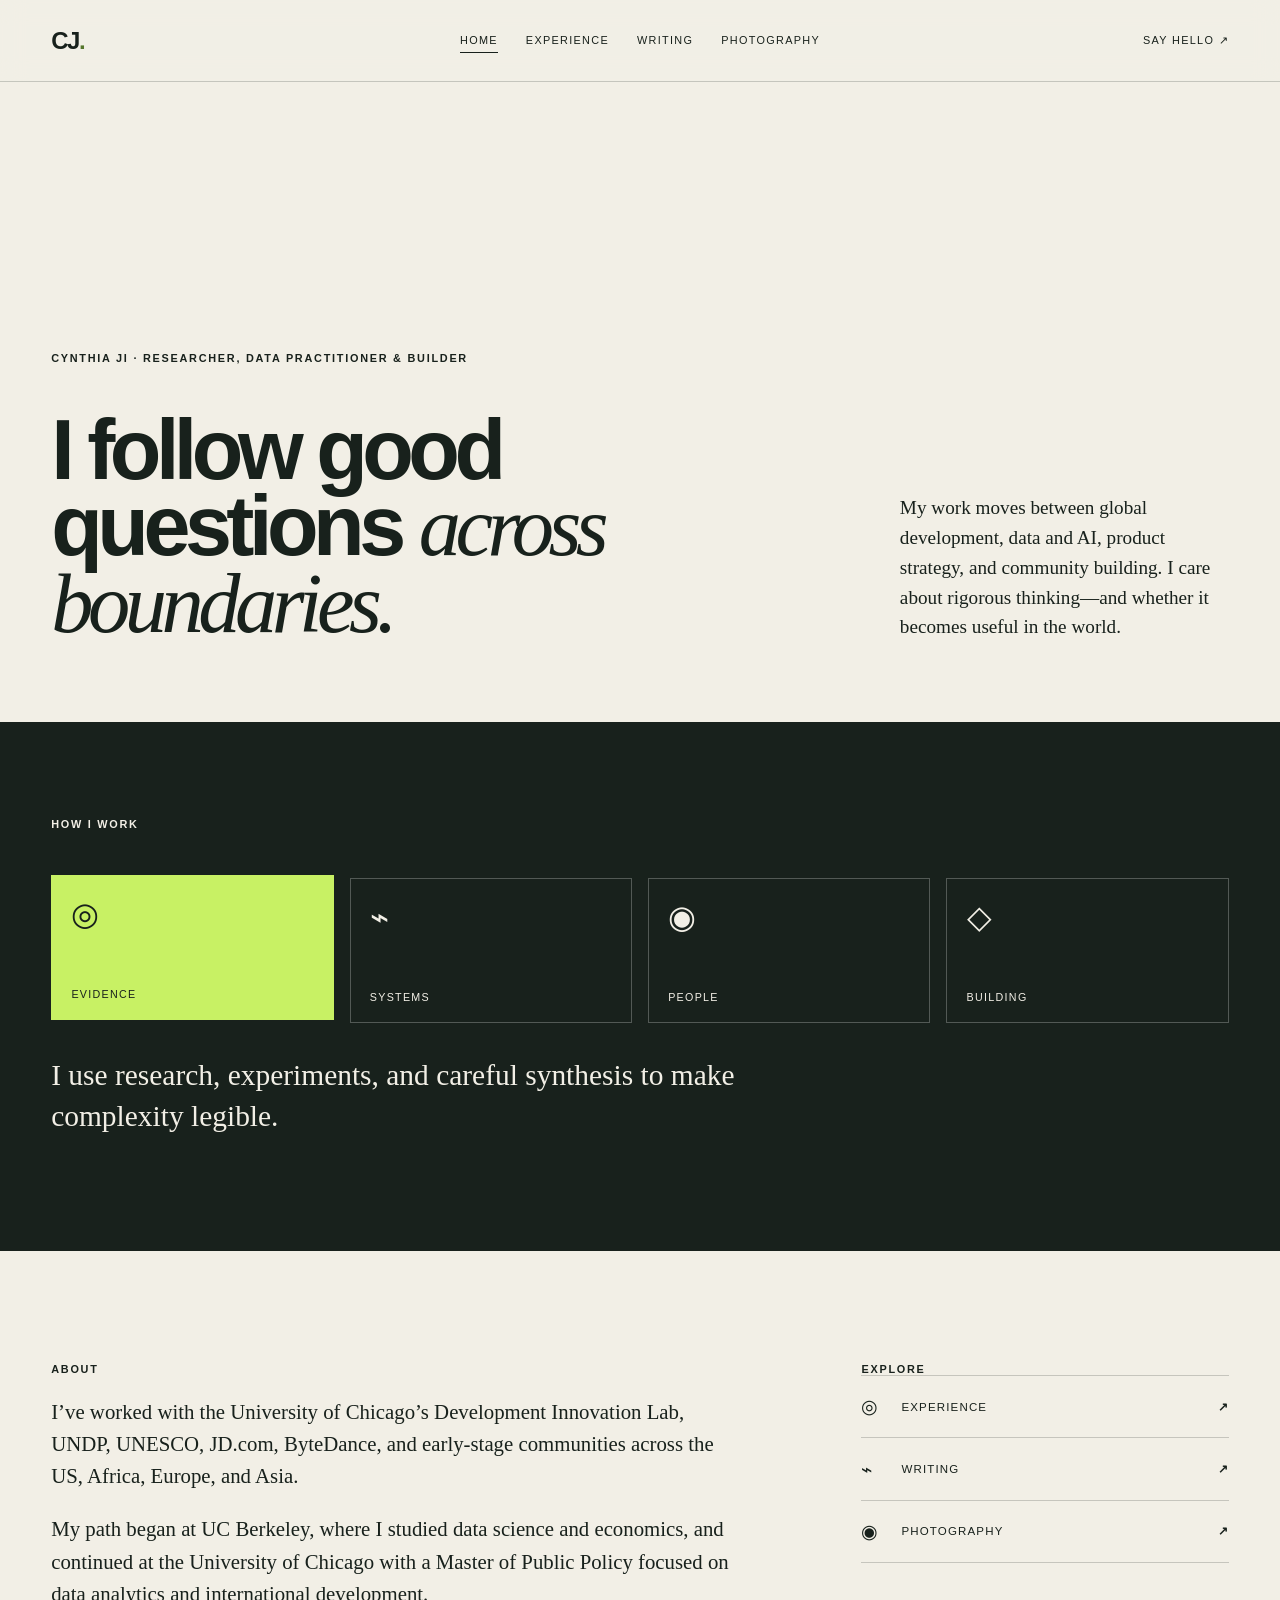
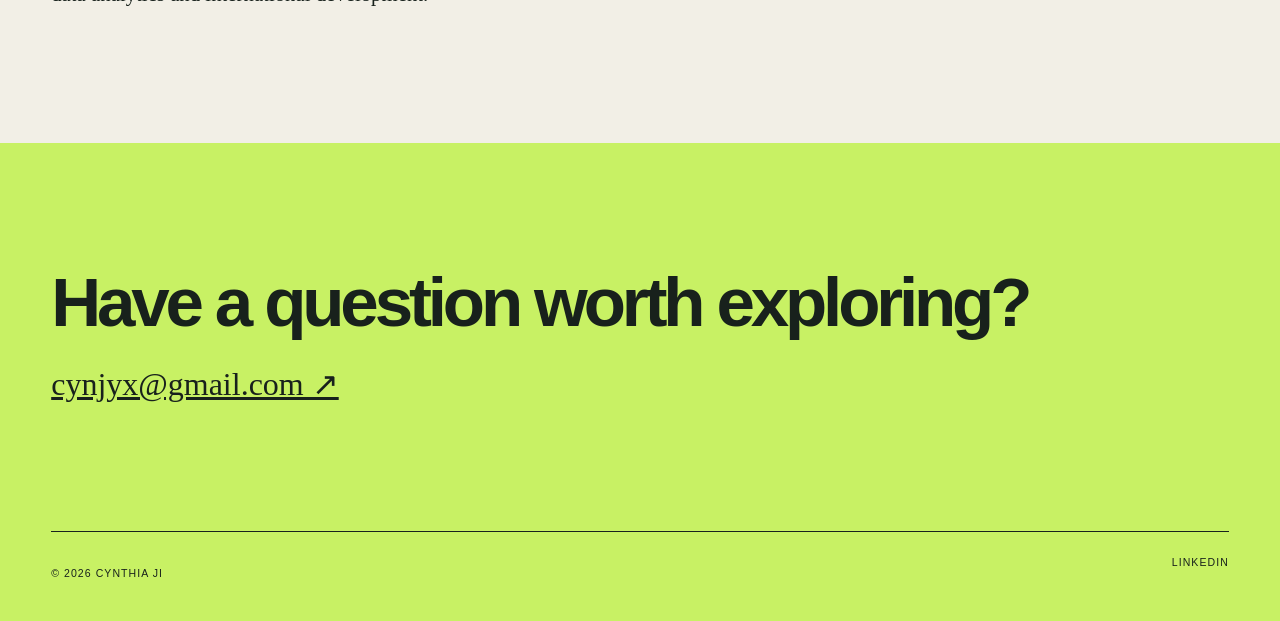
<file: index.html>
<!doctype html><html lang="en"><head><meta charset="utf-8"><meta name="viewport" content="width=device-width,initial-scale=1"><meta name="description" content="Cynthia Ji works across research, data, policy, products, and communities."><title>Cynthia Ji — Home</title><link rel="stylesheet" href="styles.css?v=3"><script src="site.js?v=3" defer></script></head><body>
<header class="siteHeader"><a class="brand" href="index.html">CJ<span>.</span></a><nav aria-label="Primary"><a class="active" href="index.html">Home</a><a href="experience.html">Experience</a><a href="writing.html">Writing</a><a href="photography.html">Photography</a></nav><a class="mail" href="mailto:cynjyx@gmail.com">Say hello ↗</a></header>
<main><section class="compactHero"><div><p class="eyebrow">Cynthia Ji · Researcher, data practitioner &amp; builder</p><h1>I follow good questions <em>across boundaries.</em></h1></div><p class="introCopy">My work moves between global development, data and AI, product strategy, and community building. I care about rigorous thinking—and whether it becomes useful in the world.</p></section>

<section class="practice" id="about"><p class="eyebrow">How I work</p><div class="practiceIcons" role="list">
  <button class="practiceIcon active" data-practice="evidence" role="listitem"><b>◎</b><span>Evidence</span></button>
  <button class="practiceIcon" data-practice="systems" role="listitem"><b>⌁</b><span>Systems</span></button>
  <button class="practiceIcon" data-practice="people" role="listitem"><b>◉</b><span>People</span></button>
  <button class="practiceIcon" data-practice="building" role="listitem"><b>◇</b><span>Building</span></button>
</div><div class="practiceNotes" aria-live="polite"><p class="practiceNote active" id="evidence">I use research, experiments, and careful synthesis to make complexity legible.</p><p class="practiceNote" id="systems">I connect data, institutions, and implementation—not just isolated outputs.</p><p class="practiceNote" id="people">I work across cultures and disciplines, keeping local context close to the analysis.</p><p class="practiceNote" id="building">I like turning insight into something usable: a tool, a program, a decision, or a community.</p></div></section>

<section class="homeProfile"><div class="profileStory"><p class="eyebrow">About</p><p>I’ve worked with the University of Chicago’s Development Innovation Lab, UNDP, UNESCO, JD.com, ByteDance, and early-stage communities across the US, Africa, Europe, and Asia.</p><p>My path began at UC Berkeley, where I studied data science and economics, and continued at the University of Chicago with a Master of Public Policy focused on data analytics and international development.</p></div><aside><p class="eyebrow">Explore</p><a href="experience.html"><span>◎</span>Experience <b>↗</b></a><a href="writing.html"><span>⌁</span>Writing <b>↗</b></a><a href="photography.html"><span>◉</span>Photography <b>↗</b></a></aside></section>


</main><footer><h2>Have a question worth exploring?</h2><a href="mailto:cynjyx@gmail.com">cynjyx@gmail.com ↗</a><div><p>© 2026 Cynthia Ji</p><a href="https://www.linkedin.com/in/cynthia-ji-26b392149/">LinkedIn</a></div></footer></body></html>
</file>
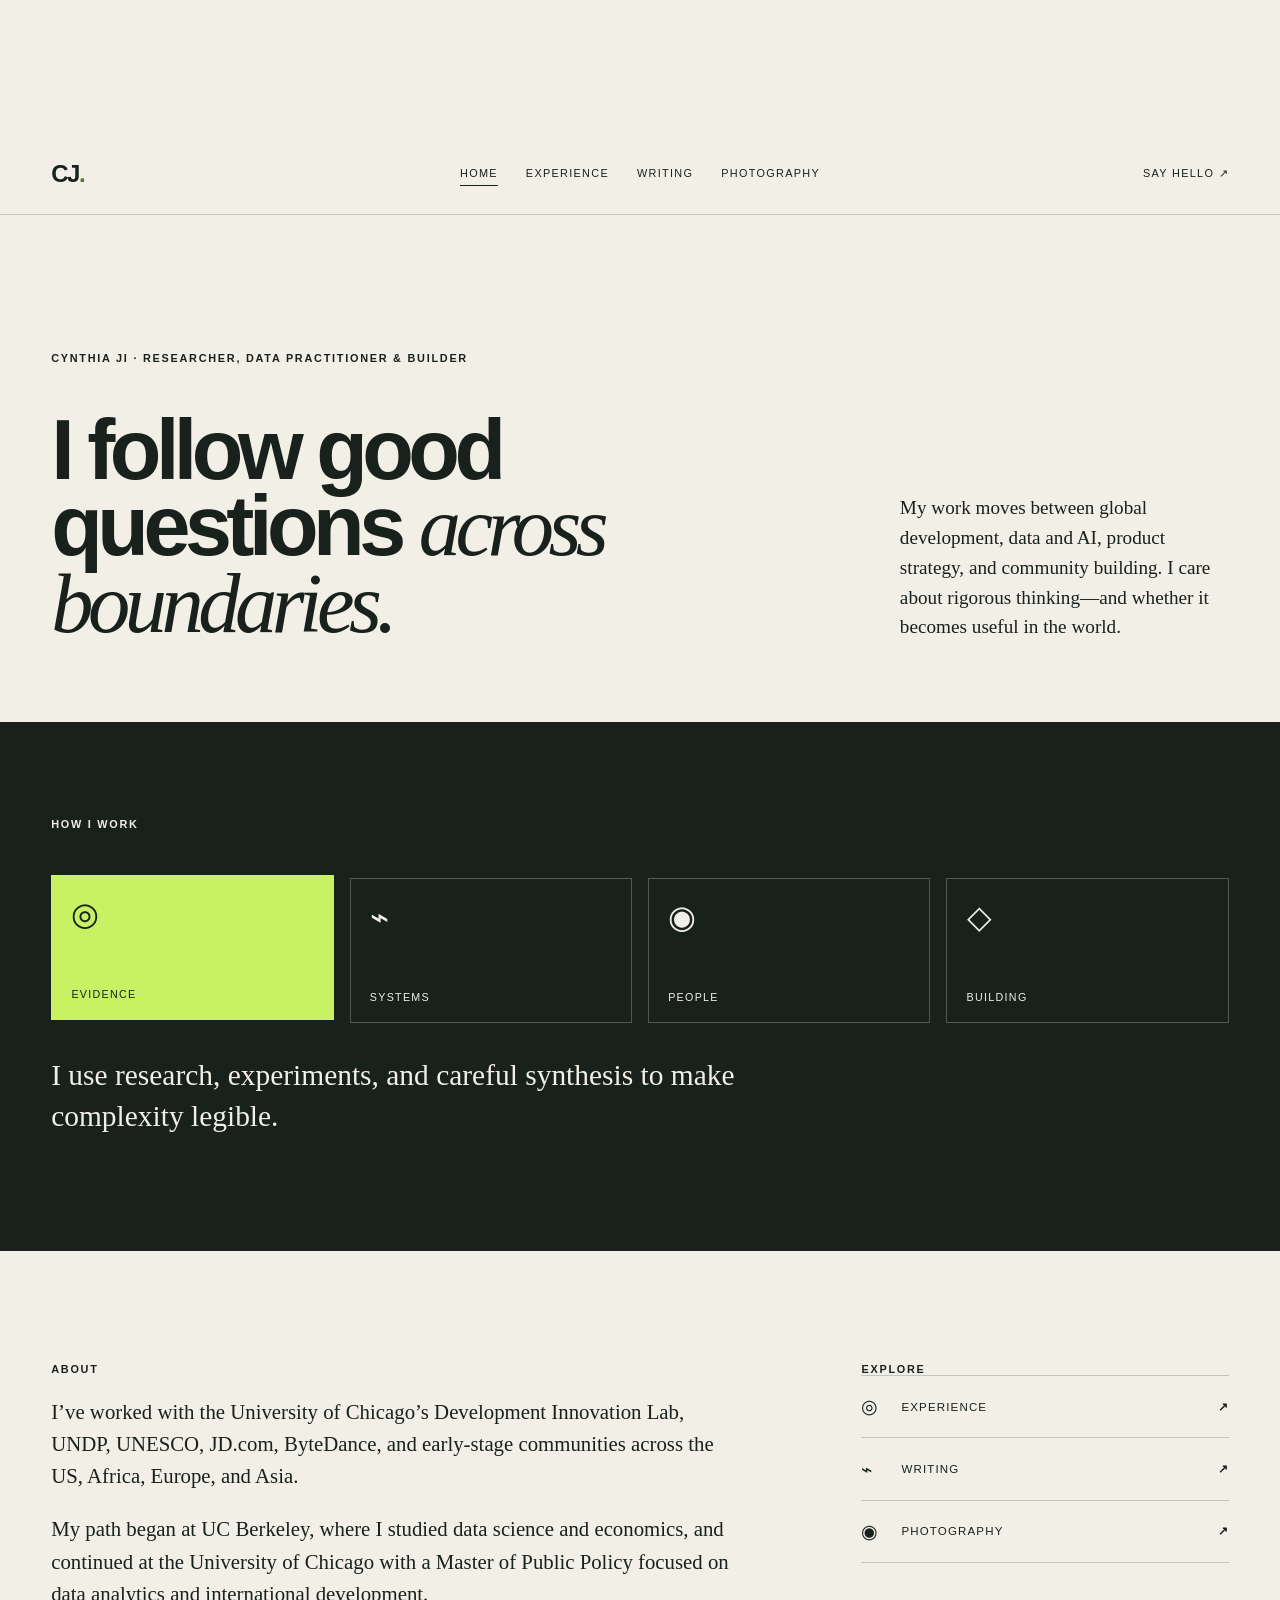
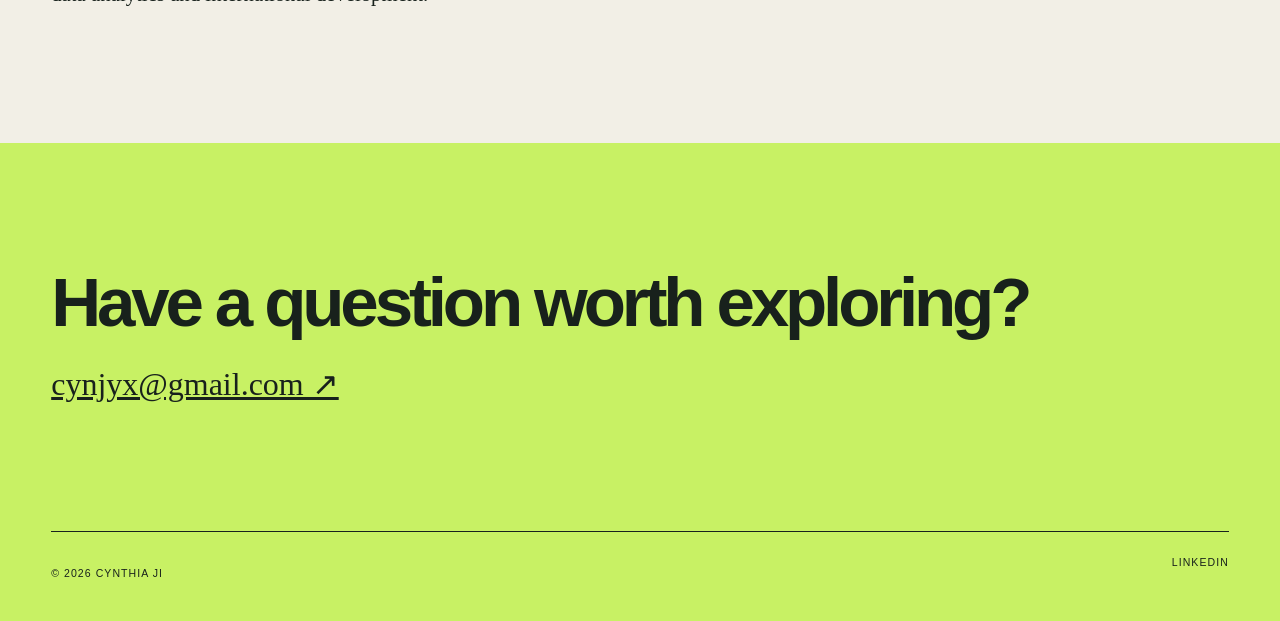
<file: about.html>
<!doctype html><html lang="en"><head><meta charset="utf-8"><meta http-equiv="refresh" content="0; url=index.html#about"><meta name="viewport" content="width=device-width,initial-scale=1"><title>About Cynthia Ji</title><link rel="canonical" href="index.html#about"></head><body><p>About has moved to <a href="index.html#about">the home page</a>.</p></body></html>
</file>
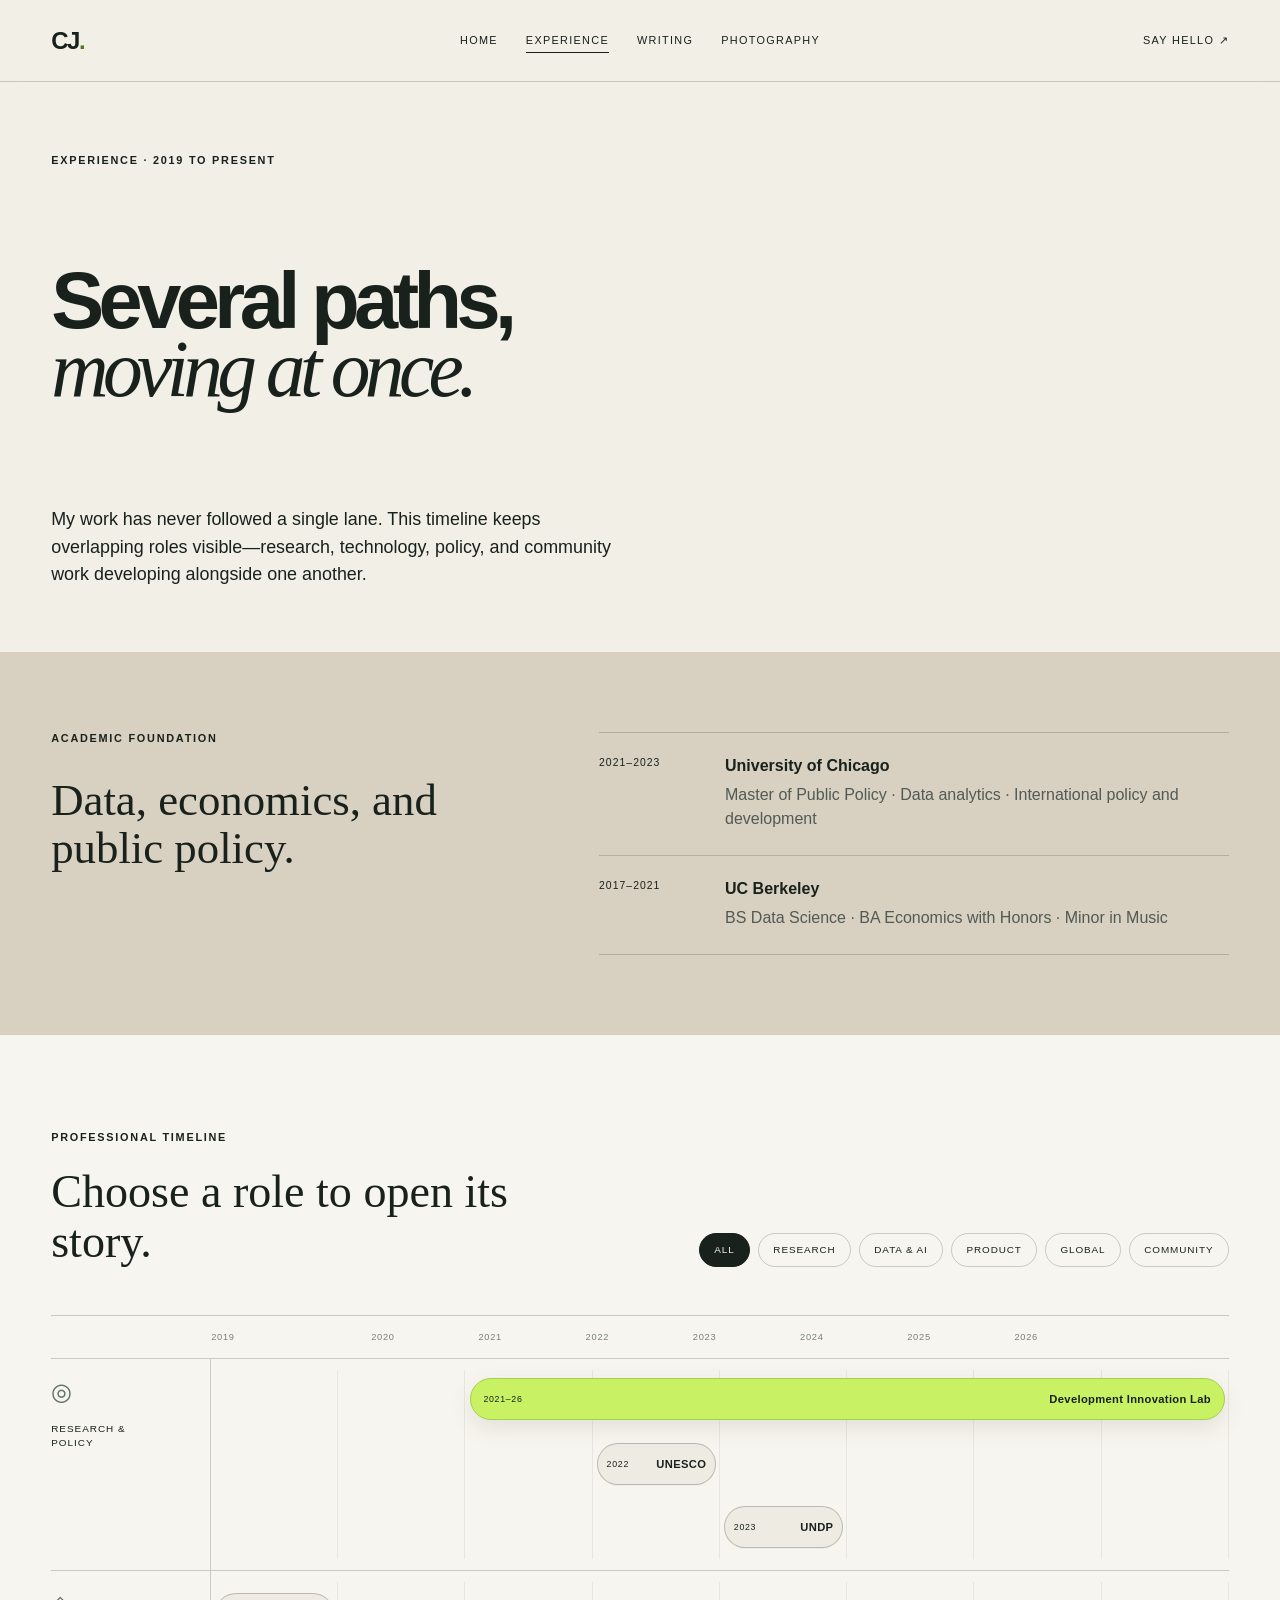
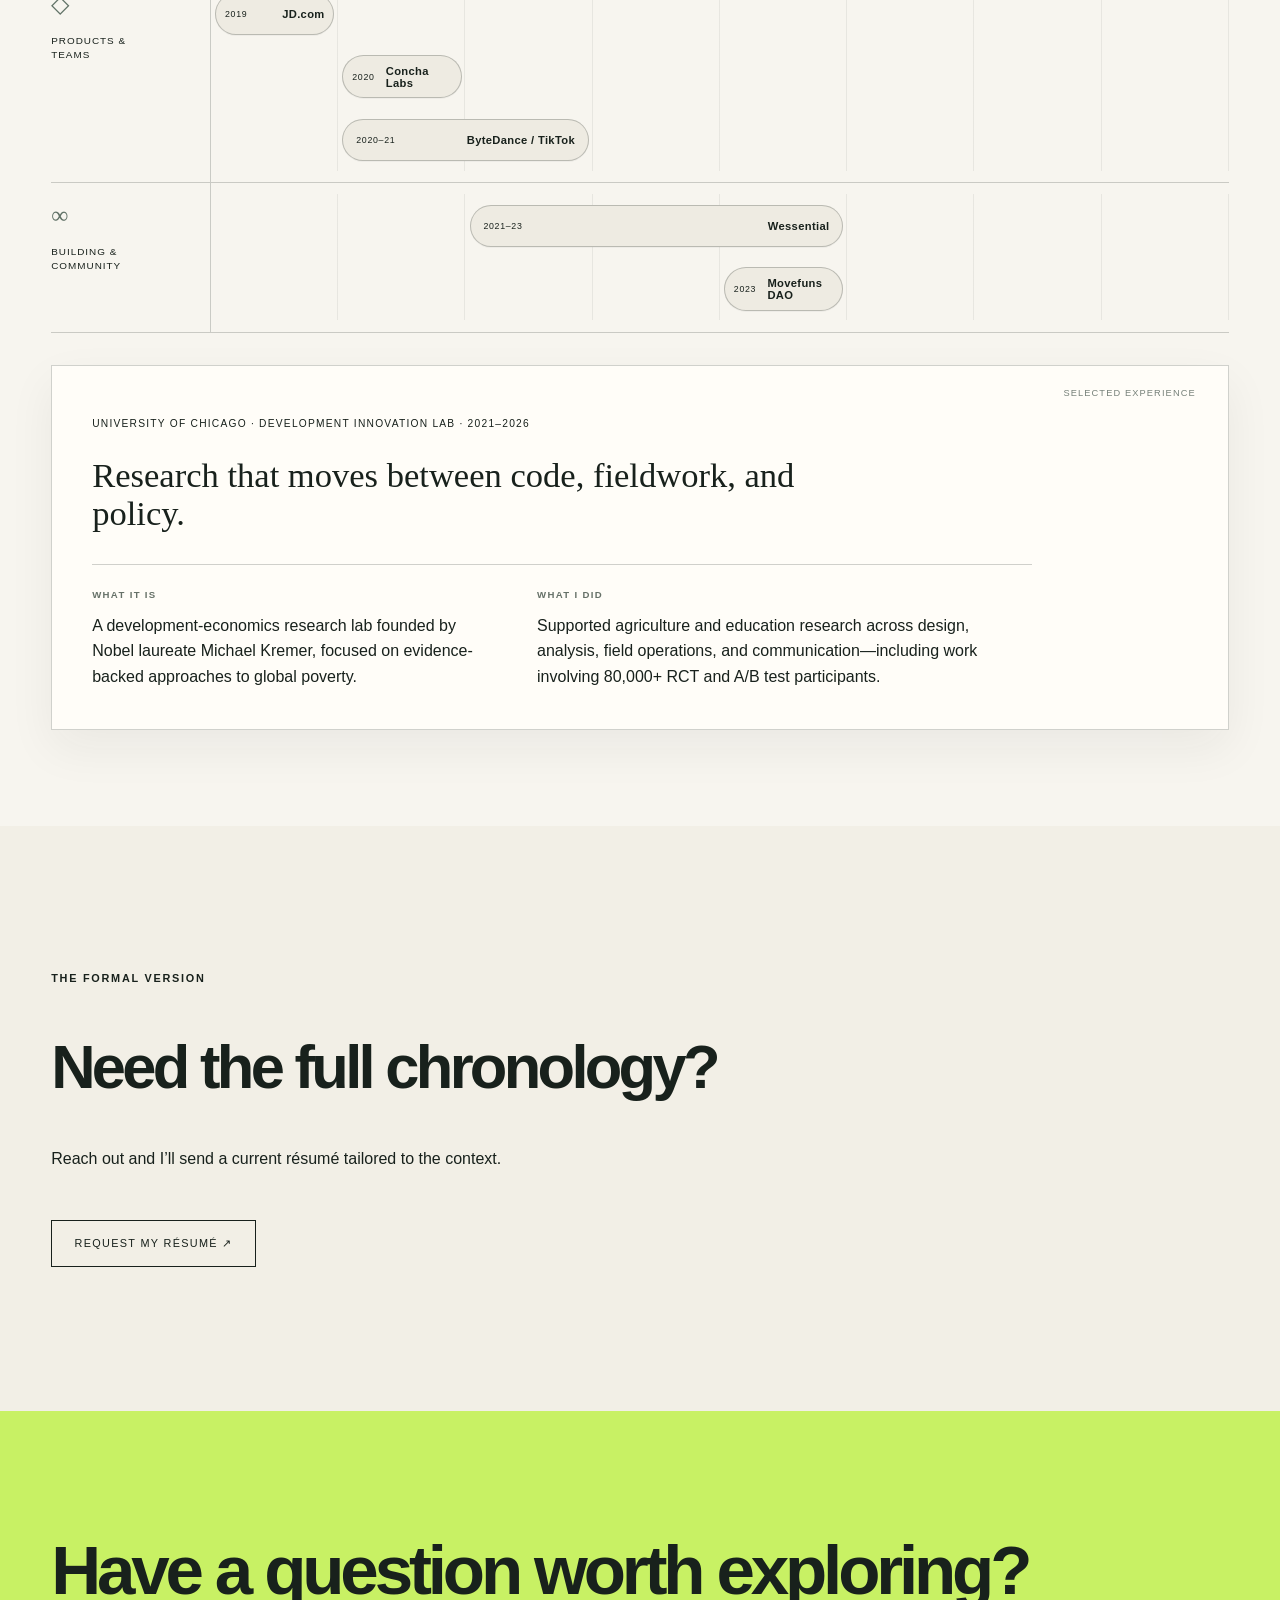
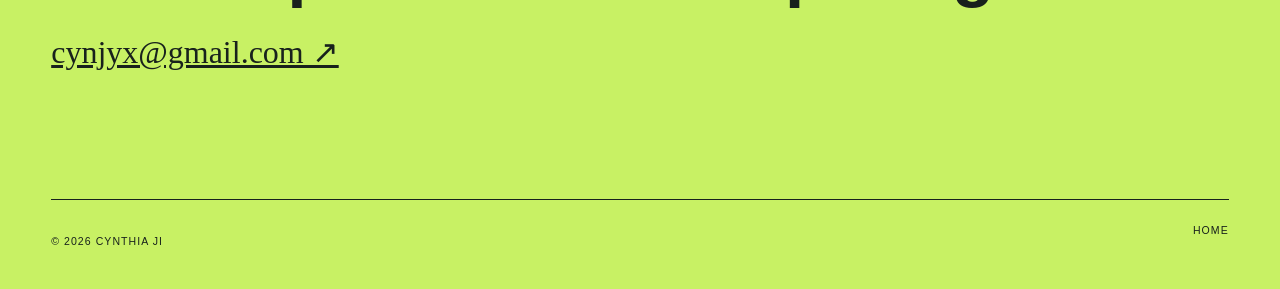
<file: experience.html>
<!doctype html><html lang="en"><head><meta charset="utf-8"><meta name="viewport" content="width=device-width,initial-scale=1"><meta name="description" content="Explore Cynthia Ji's experience across research, data, policy, products, and community building."><title>Cynthia Ji — Experience</title><link rel="stylesheet" href="styles.css?v=5"><script src="site.js?v=4" defer></script></head><body>
<header class="siteHeader"><a class="brand" href="index.html">CJ<span>.</span></a><nav aria-label="Primary"><a href="index.html">Home</a><a class="active" href="experience.html">Experience</a><a href="writing.html">Writing</a><a href="photography.html">Photography</a></nav><a class="mail" href="mailto:cynjyx@gmail.com">Say hello ↗</a></header>
<main><section class="pageHero experienceHero"><p class="eyebrow">Experience · 2019 to present</p><h1>Several paths,<br><em>moving at once.</em></h1><p class="lede">My work has never followed a single lane. This timeline keeps overlapping roles visible—research, technology, policy, and community work developing alongside one another.</p></section>

<section class="educationFoundation"><div><p class="eyebrow">Academic foundation</p><h2>Data, economics, and public policy.</h2></div><ul>
  <li><span>2021–2023</span><div><b>University of Chicago</b><p>Master of Public Policy · Data analytics · International policy and development</p></div></li>
  <li><span>2017–2021</span><div><b>UC Berkeley</b><p>BS Data Science · BA Economics with Honors · Minor in Music</p></div></li>
</ul></section>

<section class="timelineSection"><div class="timelineHeading"><div><p class="eyebrow">Professional timeline</p><h2>Choose a role to open its story.</h2></div><div class="timelineFilters" aria-label="Filter timeline"><button class="timelineFilter active" data-field="all">All</button><button class="timelineFilter" data-field="research">Research</button><button class="timelineFilter" data-field="data">Data &amp; AI</button><button class="timelineFilter" data-field="product">Product</button><button class="timelineFilter" data-field="global">Global</button><button class="timelineFilter" data-field="community">Community</button></div></div>

<div class="timelineBoard">
  <div class="timelineYears" aria-hidden="true"><span>2019</span><span>2020</span><span>2021</span><span>2022</span><span>2023</span><span>2024</span><span>2025</span><span>2026</span></div>
  <div class="timelineLane"><div class="laneLabel"><b>◎</b><span>Research &amp; policy</span></div><div class="laneTracks">
    <div class="track"><button class="timelineItem active" style="--start:3;--end:9" data-fields="research data global" data-target="dil"><small>2021–26</small><strong>Development Innovation Lab</strong></button></div>
    <div class="track"><button class="timelineItem compact" style="--start:4;--end:5" data-fields="research data global" data-target="unesco"><small>2022</small><strong>UNESCO</strong></button></div>
    <div class="track"><button class="timelineItem compact" style="--start:5;--end:6" data-fields="research data global" data-target="undp"><small>2023</small><strong>UNDP</strong></button></div>
  </div></div>
  <div class="timelineLane"><div class="laneLabel"><b>◇</b><span>Products &amp; teams</span></div><div class="laneTracks">
    <div class="track"><button class="timelineItem compact" style="--start:1;--end:2" data-fields="product data" data-target="jd"><small>2019</small><strong>JD.com</strong></button></div>
    <div class="track"><button class="timelineItem compact" style="--start:2;--end:3" data-fields="product data" data-target="concha"><small>2020</small><strong>Concha Labs</strong></button></div>
    <div class="track"><button class="timelineItem" style="--start:2;--end:4" data-fields="product community" data-target="bytedance"><small>2020–21</small><strong>ByteDance / TikTok</strong></button></div>
  </div></div>
  <div class="timelineLane"><div class="laneLabel"><b>∞</b><span>Building &amp; community</span></div><div class="laneTracks">
    <div class="track"><button class="timelineItem" style="--start:3;--end:6" data-fields="community product" data-target="wessential"><small>2021–23</small><strong>Wessential</strong></button></div>
    <div class="track"><button class="timelineItem compact" style="--start:5;--end:6" data-fields="community global product" data-target="movefuns"><small>2023</small><strong>Movefuns DAO</strong></button></div>
  </div></div>
</div>

<div class="timelineDetails" aria-live="polite">
  <article id="dil" class="detail active"><p>University of Chicago · Development Innovation Lab · 2021–2026</p><h2>Research that moves between code, fieldwork, and policy.</h2><div class="detailGrid"><div><span>What it is</span><p>A development-economics research lab founded by Nobel laureate Michael Kremer, focused on evidence-backed approaches to global poverty.</p></div><div><span>What I did</span><p>Supported agriculture and education research across design, analysis, field operations, and communication—including work involving 80,000+ RCT and A/B test participants.</p></div></div></article>
  <article id="unesco" class="detail"><p>UNESCO · Data &amp; Research Intern · 2022</p><h2>Reading global policy patterns at scale.</h2><div class="detailGrid"><div><span>What it is</span><p>A United Nations agency working across education, science, culture, and information.</p></div><div><span>What I did</span><p>Analyzed 2,600+ survey responses from 120 countries using Python, R, and NLP; assessed global datasets, research briefs, and nonprofit funders.</p></div></div></article>
  <article id="undp" class="detail"><p>UNDP · Consultant · 2023</p><h2>Turning regional indicators into local decisions.</h2><div class="detailGrid"><div><span>What it is</span><p>The United Nations development agency, supporting countries with poverty reduction, resilience, and sustainable development.</p></div><div><span>What I did</span><p>Analyzed Afrobarometer and DHS data for subnational indicators supporting local economic development work in Burkina Faso and Madagascar.</p></div></div></article>
  <article id="jd" class="detail"><p>JD.com · Product Management Intern · 2019</p><h2>Experiments, retention, and product decisions.</h2><div class="detailGrid"><div><span>What it is</span><p>A major Chinese technology and e-commerce company operating digital retail and logistics products.</p></div><div><span>What I did</span><p>Used SQL, R, and Python to analyze A/B tests and customer retention across 15+ products, while maintaining a weekly performance dashboard.</p></div></div></article>
  <article id="bytedance" class="detail"><p>ByteDance / TikTok · HRBP Intern · 2020–2021</p><h2>Supporting international teams through data and operations.</h2><div class="detailGrid"><div><span>What it is</span><p>A global technology company whose products include TikTok and other content platforms.</p></div><div><span>What I did</span><p>Worked with 15+ business units and supported recruiting across eight markets, reviewing 5,000+ résumés and assisting 200+ candidates.</p></div></div></article>
  <article id="concha" class="detail"><p>Concha Labs · Market Analyst Intern · 2020</p><h2>Connecting customer behavior to growth strategy.</h2><div class="detailGrid"><div><span>What it is</span><p>An early-stage consumer hardware company exploring product-market fit and customer growth.</p></div><div><span>What I did</span><p>Combined segmentation, surveys, Google Analytics, Facebook Pixel, ROI, and CLV to identify market and growth opportunities.</p></div></div></article>
  <article id="wessential" class="detail"><p>Wessential · Founder &amp; Operations Lead · 2021–2023</p><h2>Building financial literacy with a small team.</h2><div class="detailGrid"><div><span>What it is</span><p>A financial-literacy education venture serving middle- and high-school students.</p></div><div><span>What I did</span><p>Supported a 10+ person team and led a financial-health outreach campaign reaching more than 2,000 people.</p></div></div></article>
  <article id="movefuns" class="detail"><p>Movefuns DAO · Business Development Lead · 2023</p><h2>Growing a developer community across Asia.</h2><div class="detailGrid"><div><span>What it is</span><p>A nonprofit Web3 developer organization focused on technical collaboration and infrastructure.</p></div><div><span>What I did</span><p>Led business development and market work across China, Japan, Korea, Thailand, and Vietnam.</p></div></div></article>
</div></section>

<section class="resumeCta"><p class="eyebrow">The formal version</p><h2>Need the full chronology?</h2><p>Reach out and I’ll send a current résumé tailored to the context.</p><a class="button" href="mailto:cynjyx@gmail.com?subject=Resume%20request">Request my résumé ↗</a></section></main>
<footer><h2>Have a question worth exploring?</h2><a href="mailto:cynjyx@gmail.com">cynjyx@gmail.com ↗</a><div><p>© 2026 Cynthia Ji</p><a href="index.html">Home</a></div></footer></body></html>
</file>
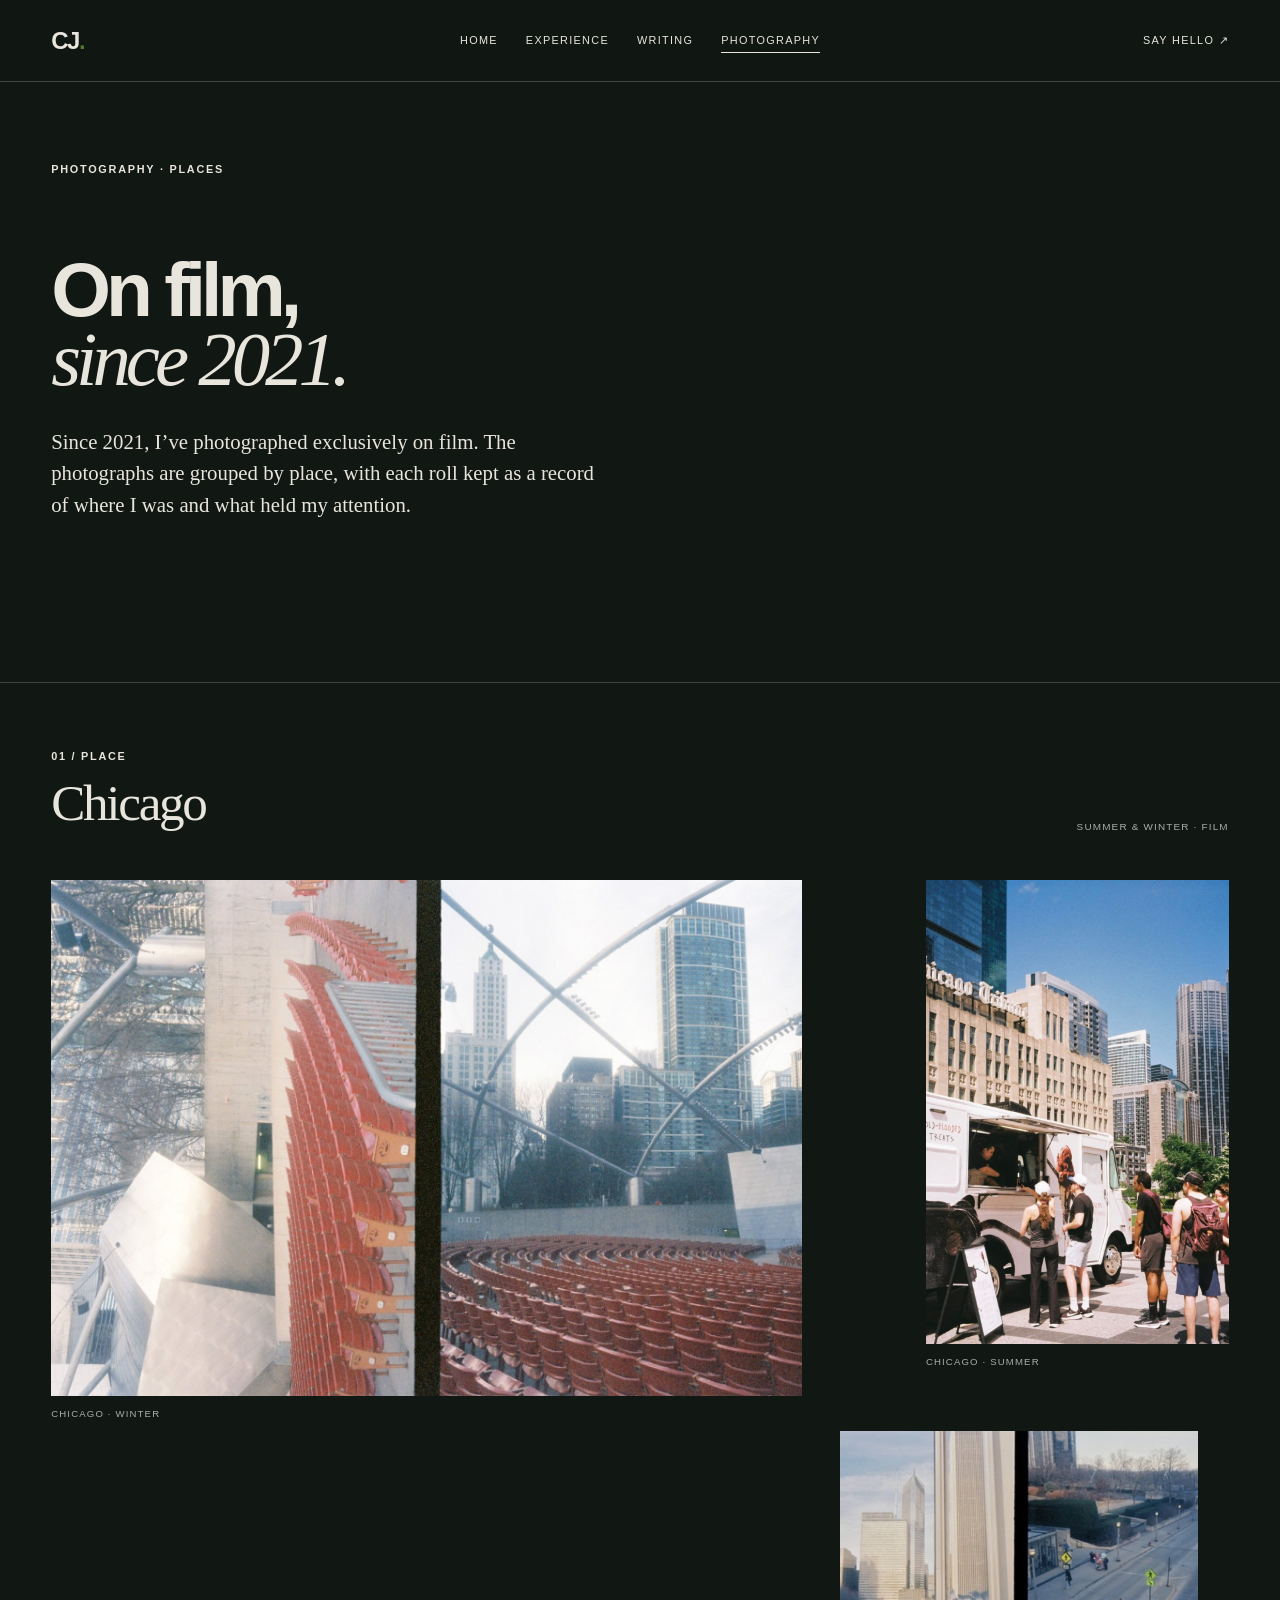
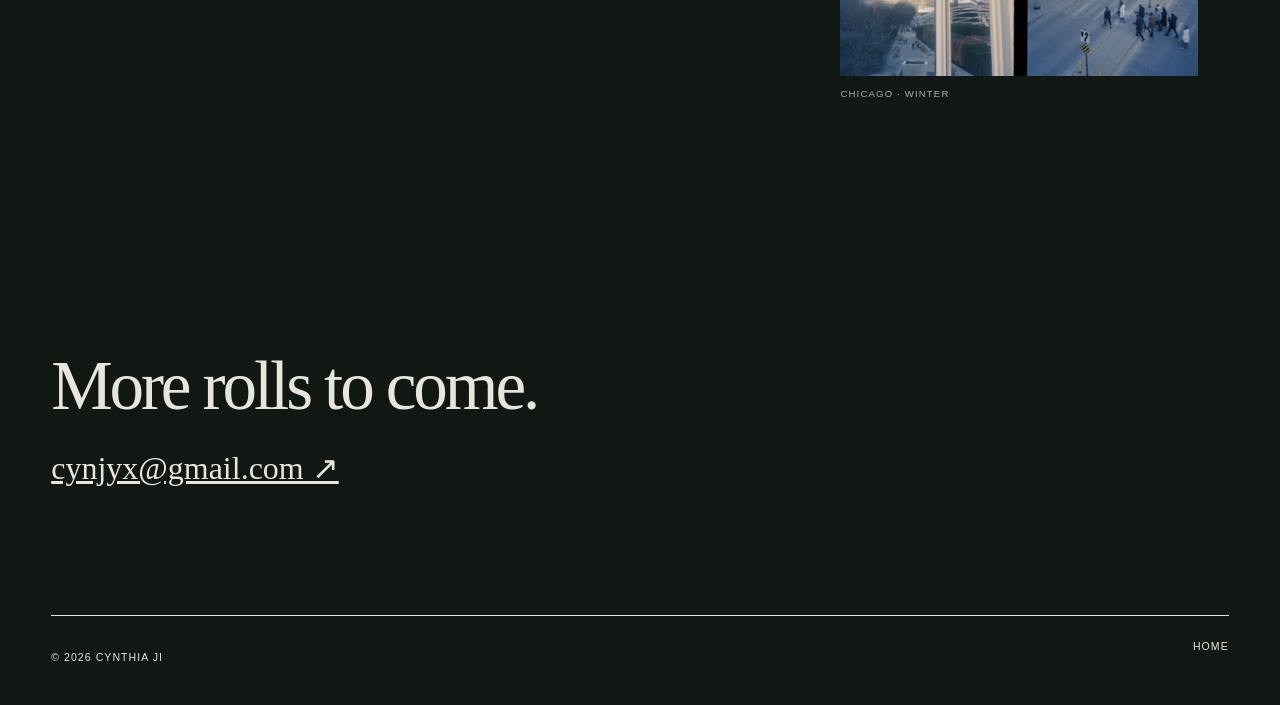
<file: photography.html>
<!doctype html><html lang="en"><head><meta charset="utf-8"><meta name="viewport" content="width=device-width,initial-scale=1"><meta name="description" content="Film photographs by Cynthia Ji, organized by place."><title>Cynthia Ji — Photography</title><link rel="stylesheet" href="styles.css?v=6"></head><body class="photoBody">
<header class="siteHeader photoHeader"><a class="brand" href="index.html">CJ<span>.</span></a><nav aria-label="Primary"><a href="index.html">Home</a><a href="experience.html">Experience</a><a href="writing.html">Writing</a><a class="active" href="photography.html">Photography</a></nav><a class="mail" href="mailto:cynjyx@gmail.com">Say hello ↗</a></header>
<main><section class="photoHero"><p class="eyebrow">Photography · Places</p><h1>On film,<br><em>since 2021.</em></h1><p>Since 2021, I’ve photographed exclusively on film. The photographs are grouped by place, with each roll kept as a record of where I was and what held my attention.</p></section>
<section class="filmCollection" aria-labelledby="chicago-title"><header class="collectionHead"><div><p class="eyebrow">01 / Place</p><h2 id="chicago-title">Chicago</h2></div><p>Summer &amp; winter · Film</p></header><div class="filmGrid">
<figure class="filmPhoto filmMain"><img src="photos/places/chicago/chicago-winter-main-01.jpeg" alt="Chicago's Jay Pritzker Pavilion and winter skyline photographed on film" loading="eager"><figcaption>Chicago · Winter</figcaption></figure>
<figure class="filmPhoto filmPortrait"><img src="photos/places/chicago/chicago-summer-01.jpeg" alt="A summer street scene beside the Chicago Tribune building photographed on film" loading="lazy"><figcaption>Chicago · Summer</figcaption></figure>
<figure class="filmPhoto filmSmall"><img src="photos/places/chicago/chicago-winter-small-01.jpeg" alt="A divided view of a Chicago street and skyline photographed on film" loading="lazy"><figcaption>Chicago · Winter</figcaption></figure>
</div></section></main>
<footer class="photoFooter"><h2>More rolls to come.</h2><a href="mailto:cynjyx@gmail.com">cynjyx@gmail.com ↗</a><div><p>© 2026 Cynthia Ji</p><a href="index.html">Home</a></div></footer></body></html>

<!-- Redeployed 2026-09-03 -->
</file>
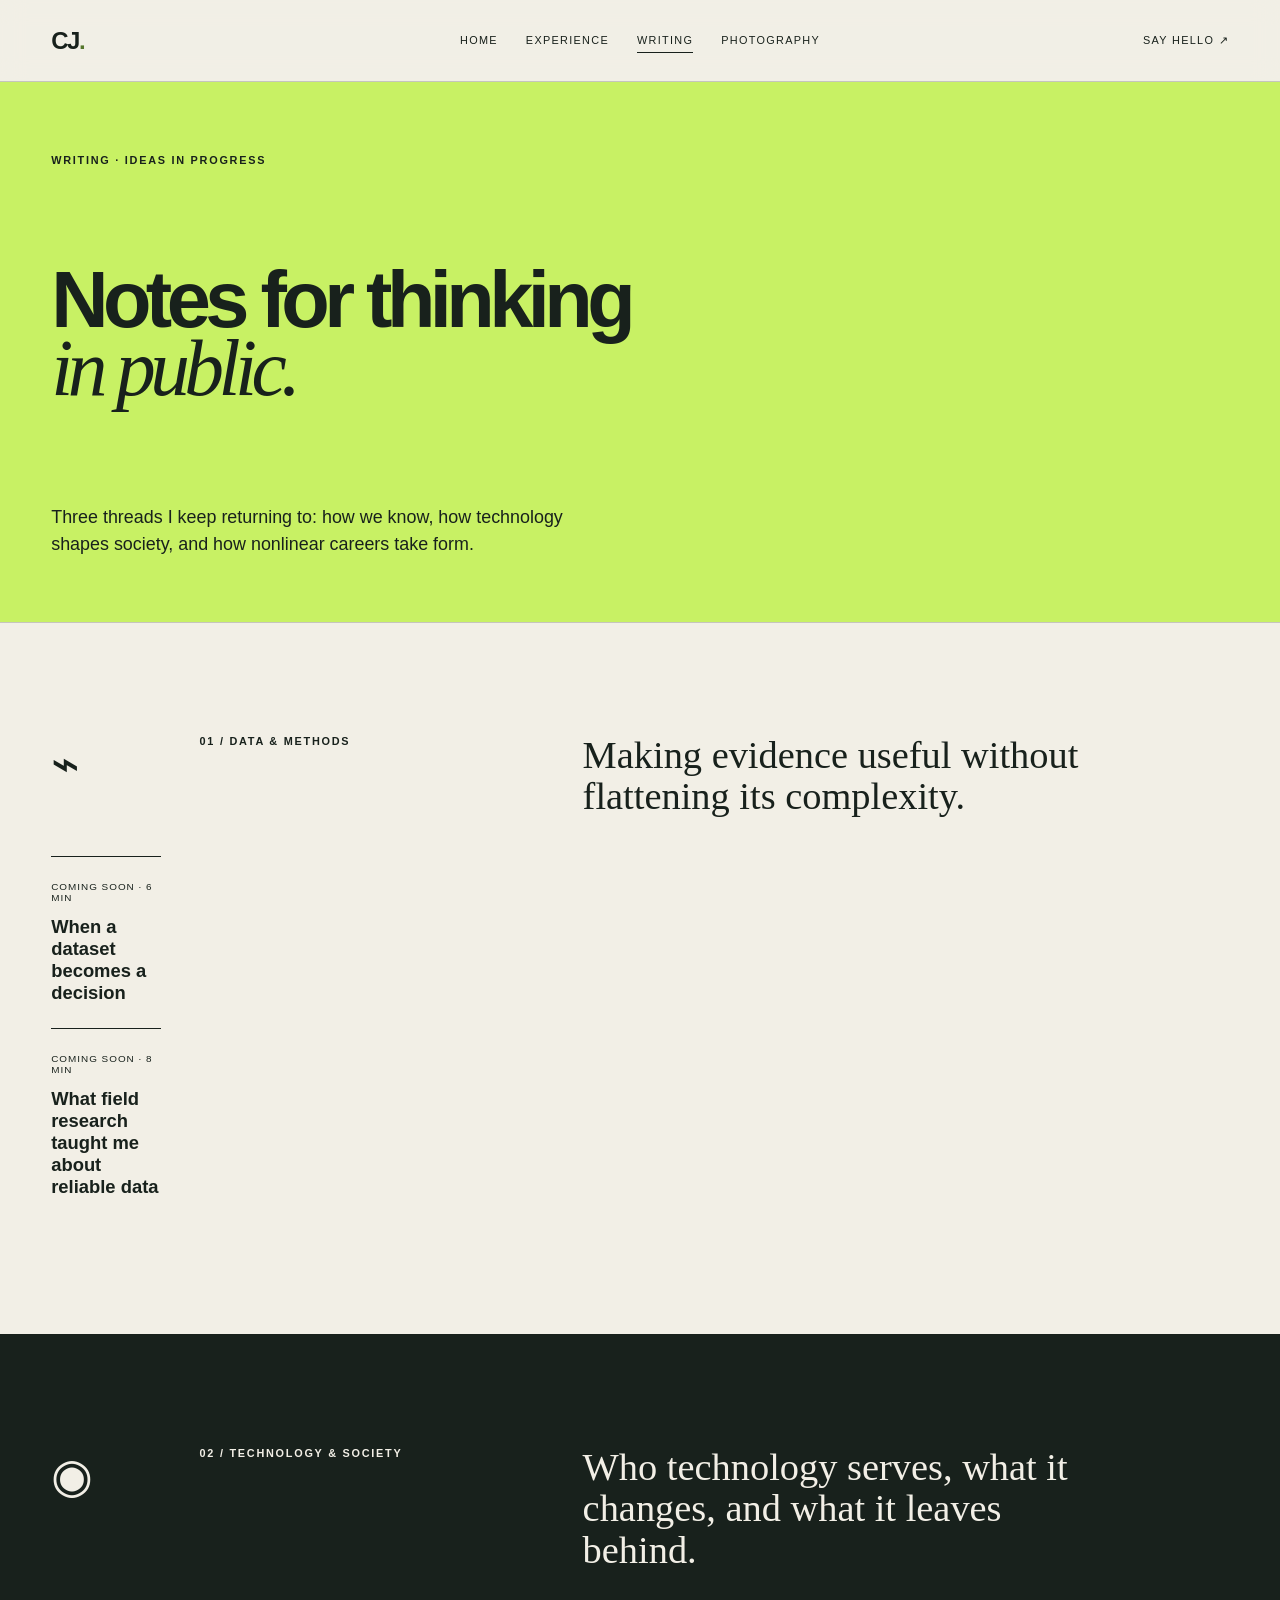
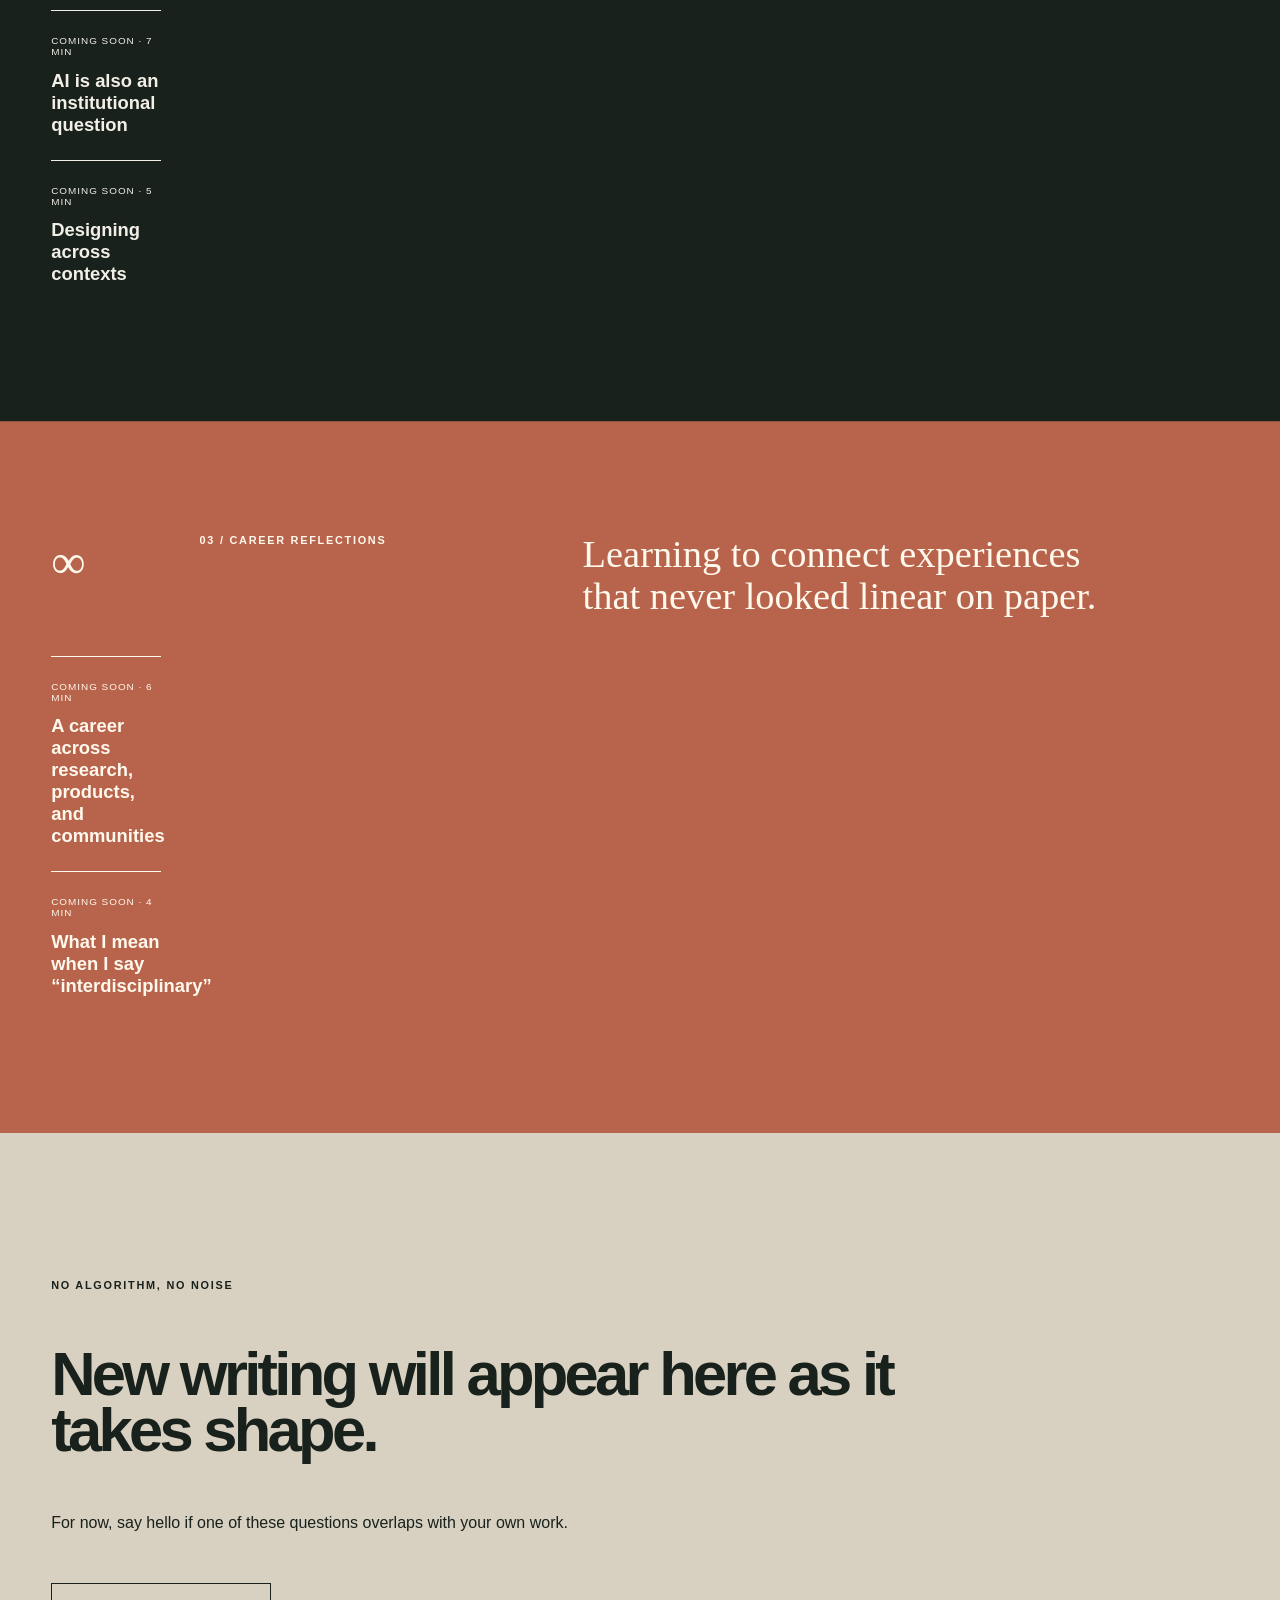
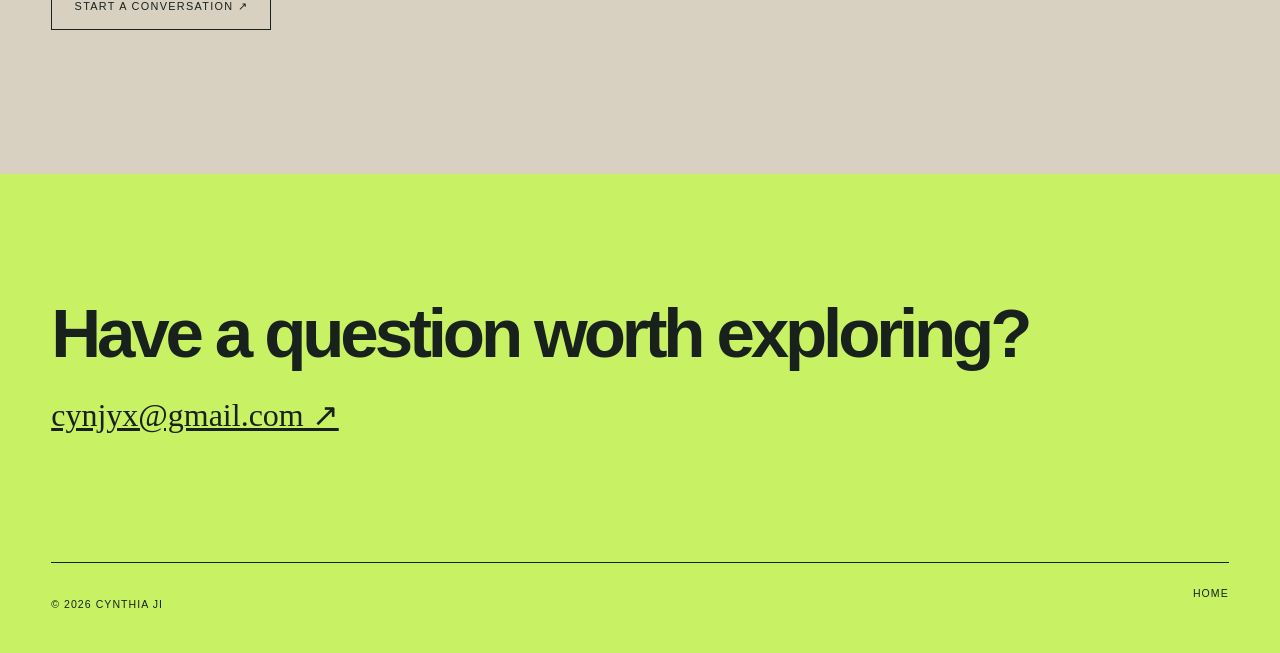
<file: writing.html>
<!doctype html><html lang="en"><head><meta charset="utf-8"><meta name="viewport" content="width=device-width,initial-scale=1"><meta name="description" content="Writing by Cynthia Ji on data, technology, society, and careers."><title>Cynthia Ji — Writing</title><link rel="stylesheet" href="styles.css?v=3"></head><body>
<header class="siteHeader"><a class="brand" href="index.html">CJ<span>.</span></a><nav aria-label="Primary"><a href="index.html">Home</a><a href="experience.html">Experience</a><a class="active" href="writing.html">Writing</a><a href="photography.html">Photography</a></nav><a class="mail" href="mailto:cynjyx@gmail.com">Say hello ↗</a></header>
<main><section class="pageHero writingHero"><p class="eyebrow">Writing · Ideas in progress</p><h1>Notes for thinking<br><em>in public.</em></h1><p class="lede">Three threads I keep returning to: how we know, how technology shapes society, and how nonlinear careers take form.</p></section>
<section class="writingCategories">
  <article><div class="categoryMark">⌁</div><p class="eyebrow">01 / Data &amp; methods</p><h2>Making evidence useful without flattening its complexity.</h2><div class="articleList"><a href="#"><span>Coming soon · 6 min</span><b>When a dataset becomes a decision</b></a><a href="#"><span>Coming soon · 8 min</span><b>What field research taught me about reliable data</b></a></div></article>
  <article><div class="categoryMark">◉</div><p class="eyebrow">02 / Technology &amp; society</p><h2>Who technology serves, what it changes, and what it leaves behind.</h2><div class="articleList"><a href="#"><span>Coming soon · 7 min</span><b>AI is also an institutional question</b></a><a href="#"><span>Coming soon · 5 min</span><b>Designing across contexts</b></a></div></article>
  <article><div class="categoryMark">∞</div><p class="eyebrow">03 / Career reflections</p><h2>Learning to connect experiences that never looked linear on paper.</h2><div class="articleList"><a href="#"><span>Coming soon · 6 min</span><b>A career across research, products, and communities</b></a><a href="#"><span>Coming soon · 4 min</span><b>What I mean when I say “interdisciplinary”</b></a></div></article>
</section><section class="newsletter"><p class="eyebrow">No algorithm, no noise</p><h2>New writing will appear here as it takes shape.</h2><p>For now, say hello if one of these questions overlaps with your own work.</p><a class="button" href="mailto:cynjyx@gmail.com?subject=Writing%20conversation">Start a conversation ↗</a></section></main>
<footer><h2>Have a question worth exploring?</h2><a href="mailto:cynjyx@gmail.com">cynjyx@gmail.com ↗</a><div><p>© 2026 Cynthia Ji</p><a href="index.html">Home</a></div></footer></body></html>
</file>
<file: styles.css>
:root{--ink:#18211c;--paper:#f2efe6;--lime:#c8f164;--terra:#b8644c;--blue:#89a8b8;--line:rgba(24,33,28,.2)}*{box-sizing:border-box}html{scroll-behavior:smooth}body{margin:0;background:var(--paper);color:var(--ink);font-family:Arial,Helvetica,sans-serif}a{color:inherit}.siteHeader{position:sticky;top:0;z-index:20;height:82px;padding:0 4vw;display:grid;grid-template-columns:1fr auto 1fr;align-items:center;border-bottom:1px solid var(--line);background:rgba(242,239,230,.93);backdrop-filter:blur(12px)}.brand{font-size:1.5rem;font-weight:800;letter-spacing:-.06em;text-decoration:none}.brand span{color:#55762c}.siteHeader nav{display:flex;gap:1.75rem}.siteHeader nav a,.mail{font-size:.68rem;letter-spacing:.12em;text-transform:uppercase;text-decoration:none}.siteHeader nav a{padding:.4rem 0}.siteHeader nav a.active{border-bottom:1px solid}.mail{justify-self:end}.eyebrow{margin:0;font-size:.68rem;text-transform:uppercase;letter-spacing:.16em;font-weight:700}.homeHero,.pageHero{min-height:calc(100vh - 82px);padding:11vh 4vw 5vh;display:flex;flex-direction:column;justify-content:space-between}.homeHero h1,.pageHero h1{max-width:1250px;margin:4rem 0;font-size:clamp(3.8rem,9vw,9.5rem);line-height:.86;letter-spacing:-.07em;font-weight:600}.homeHero h1 em,.pageHero h1 em,.photoHero h1 em,.aboutHero h1 em{font-family:Georgia,serif;font-weight:400}.heroBottom{display:flex;justify-content:space-between;align-items:end}.heroBottom>p,.lede{max-width:560px;font-size:1.12rem;line-height:1.55}.roundLink{display:grid;place-items:center;width:66px;height:66px;border:1px solid;border-radius:50%;font-size:1.4rem;text-decoration:none}.homeGrid{display:grid;grid-template-columns:1.3fr .85fr;grid-template-rows:1fr 1fr;min-height:850px}.feature{padding:3rem;text-decoration:none;display:flex;flex-direction:column;justify-content:space-between;border-top:1px solid var(--line);transition:filter .2s}.feature:hover{filter:brightness(.95)}.feature span,.feature p{font-size:.68rem;text-transform:uppercase;letter-spacing:.12em}.feature h2{max-width:650px;margin:auto 0;font-size:clamp(2.5rem,5vw,5.8rem);line-height:.94;letter-spacing:-.055em}.featureExperience{grid-row:span 2;background:var(--ink);color:var(--paper)}.featureWriting{background:var(--terra);color:#fff8ec}.featurePhoto{background:var(--blue)}.nowBand{padding:8rem 4vw;display:grid;grid-template-columns:1.2fr 1fr;gap:10vw;background:var(--lime)}.nowBand h2{max-width:650px;font-size:clamp(2.6rem,5vw,5.5rem);line-height:.95;letter-spacing:-.05em}.nowBand>p{align-self:end;font-family:Georgia,serif;font-size:1.35rem;line-height:1.55}.homeAbout{padding:9rem 4vw}.bigSerif{max-width:1100px;font-family:Georgia,serif;font-size:clamp(2rem,4.2vw,4.6rem);line-height:1.12}.homeAbout>a{display:inline-block;margin-top:2rem;font-size:.72rem;text-transform:uppercase;letter-spacing:.12em}.pageHero{min-height:650px}.pageHero h1{margin-bottom:2rem}.fieldPicker{display:grid;grid-template-columns:repeat(6,1fr);border-top:1px solid var(--line);border-bottom:1px solid var(--line)}.field{min-height:170px;padding:1.3rem;border:0;border-right:1px solid var(--line);background:transparent;color:inherit;display:flex;flex-direction:column;justify-content:space-between;align-items:flex-start;cursor:pointer;text-align:left}.field:last-child{border-right:0}.field b{font:400 2rem Georgia,serif}.field span{font-size:.68rem;text-transform:uppercase;letter-spacing:.1em}.field:hover,.field.active{background:var(--lime)}.constellation{position:relative;min-height:900px;padding:4rem 4vw;background:var(--ink);color:var(--paper);overflow:hidden}.mapLines{position:absolute;inset:0;background:linear-gradient(32deg,transparent 48%,rgba(200,241,100,.11) 49%,transparent 50%),linear-gradient(-25deg,transparent 52%,rgba(255,255,255,.08) 53%,transparent 54%)}.node{position:absolute;width:116px;height:116px;border:1px solid rgba(255,255,255,.45);border-radius:50%;background:#202d26;color:var(--paper);cursor:pointer;font-weight:700;transition:.25s}.node span{display:block;margin-bottom:.3rem;font-size:.58rem;letter-spacing:.1em;font-weight:400}.node:hover,.node.active{background:var(--lime);color:var(--ink);transform:scale(1.08)}.node.muted{opacity:.13;transform:scale(.8)}.n1{left:6%;top:12%}.n2{left:23%;top:5%}.n3{left:40%;top:17%}.n4{left:56%;top:5%}.n5{left:74%;top:15%}.n6{left:84%;top:35%}.n7{left:70%;top:51%}.n8{left:48%;top:44%}.n9{left:24%;top:47%}.experienceDetail{position:absolute;left:5%;bottom:5%;width:40%;min-height:310px;padding:2rem;background:var(--paper);color:var(--ink)}.detail{display:none}.detail.active{display:block}.detail>p:first-child{font-size:.64rem;text-transform:uppercase;letter-spacing:.12em}.detail h2{font-family:Georgia,serif;font-size:clamp(1.8rem,3vw,3rem);font-weight:400;margin:2rem 0 1rem;line-height:1.08}.detail>p{line-height:1.55}.detail ul{padding-left:1.1rem;font-size:.75rem;line-height:1.8}.resumeCta,.newsletter,.photoNote,.contactBand{padding:9rem 4vw}.resumeCta h2,.newsletter h2,.photoNote h2,.contactBand h2{max-width:900px;font-size:clamp(3rem,6vw,6.5rem);line-height:.92;letter-spacing:-.06em}.resumeCta>p,.newsletter>p,.photoNote>p{max-width:550px;line-height:1.6}.button{display:inline-block;margin-top:2rem;padding:1rem 1.4rem;border:1px solid;text-decoration:none;font-size:.68rem;text-transform:uppercase;letter-spacing:.12em}.writingHero{background:var(--lime)}.writingCategories>article{padding:7rem 4vw;border-top:1px solid var(--line);display:grid;grid-template-columns:110px .8fr 1.5fr;gap:3vw}.writingCategories>article:nth-child(2){background:var(--ink);color:var(--paper)}.writingCategories>article:nth-child(3){background:var(--terra);color:#fff8ec}.categoryMark{font:400 3rem Georgia,serif}.writingCategories h2{max-width:520px;margin:0;font-family:Georgia,serif;font-weight:400;font-size:clamp(2rem,3.8vw,4rem);line-height:1.08}.articleList a{display:block;padding:1.5rem 0;border-top:1px solid currentColor;text-decoration:none}.articleList span{display:block;margin-bottom:.8rem;font-size:.62rem;text-transform:uppercase;letter-spacing:.1em}.articleList b{font-size:1.15rem}.newsletter{background:#d8d0c1}.photoBody{background:#111713;color:#e8e5dc}.photoHeader{background:rgba(17,23,19,.92);border-color:rgba(255,255,255,.2)}.photoHero{min-height:760px;padding:12vh 4vw 6rem;background:#111713}.photoHero h1{max-width:1200px;margin:7rem 0 3rem;font-size:clamp(3.8rem,8vw,8.5rem);line-height:.9;letter-spacing:-.065em}.photoHero>p:last-child{max-width:560px;font-family:Georgia,serif;font-size:1.3rem;line-height:1.5}.photoGrid{padding:3vw;display:grid;grid-template-columns:1.2fr .8fr 1fr;grid-template-rows:440px 380px;gap:2vw}.photoPlaceholder{padding:1.2rem;display:flex;flex-direction:column;justify-content:space-between;background:linear-gradient(145deg,#72847c,#202d28)}.photoPlaceholder span,.photoPlaceholder p{font-size:.64rem;text-transform:uppercase;letter-spacing:.12em}.photoPlaceholder.tall{grid-row:span 2}.photoPlaceholder.warm{background:linear-gradient(145deg,#a57458,#33281f)}.photoPlaceholder.pale{background:linear-gradient(145deg,#b9b8a8,#565e5b)}.photoPlaceholder.wide{grid-column:span 2;background:linear-gradient(145deg,#596c79,#1a2227)}.photoNote{background:#e4e0d5;color:var(--ink)}.photoFooter{background:#111713!important;color:#e8e5dc}.aboutHero{min-height:780px;padding:11vh 4vw 6rem;background:var(--terra);color:#fff8ec}.aboutHero h1{max-width:1200px;margin:8rem 0 0;font-size:clamp(3.5rem,7.5vw,8rem);line-height:.92;letter-spacing:-.06em}.aboutStory{padding:8rem 4vw;display:grid;grid-template-columns:1.5fr .7fr;gap:12vw}.aboutStory>div{font-family:Georgia,serif;font-size:clamp(1.5rem,2.5vw,2.5rem);line-height:1.45}.aboutStory aside{padding-top:1rem}.aboutStory aside h3{margin:2.5rem 0 .5rem}.aboutStory aside p:not(.eyebrow){line-height:1.5;color:#555e58}.nowPage{padding:9rem 4vw;display:grid;grid-template-columns:.6fr 1.4fr;background:var(--lime)}.nowPage h2{margin:0;font-size:clamp(3rem,6vw,6.5rem);line-height:.94;letter-spacing:-.06em}.nowPage div p{max-width:620px;margin-top:3rem;font-family:Georgia,serif;font-size:1.3rem;line-height:1.55}.principles{padding:8rem 4vw}.principles>div{margin-top:4rem}.principles article{display:grid;grid-template-columns:120px 1fr;padding:2rem 0;border-top:1px solid var(--line)}.principles article h2{margin:0;font-family:Georgia,serif;font-size:clamp(1.8rem,3vw,3rem);font-weight:400}.contactBand{background:var(--ink);color:var(--paper)}.darkButton{border-color:var(--paper)}footer{padding:8rem 4vw 2rem;background:var(--lime);color:var(--ink)}footer h2{max-width:1000px;margin:0 0 2rem;font-size:clamp(3rem,7vw,7rem);line-height:.9;letter-spacing:-.06em}footer>a{font-family:Georgia,serif;font-size:clamp(1.3rem,2.5vw,2.2rem)}footer>div{display:flex;justify-content:space-between;margin-top:8rem;padding-top:1.5rem;border-top:1px solid;font-size:.66rem;text-transform:uppercase;letter-spacing:.1em}footer>div a{text-decoration:none}
@media(max-width:800px){.siteHeader{grid-template-columns:1fr 1fr}.siteHeader nav{display:none}.homeHero,.pageHero{padding-left:5vw;padding-right:5vw}.homeHero h1,.pageHero h1{font-size:16vw}.homeGrid{display:block;min-height:auto}.feature{min-height:520px}.nowBand,.aboutStory,.nowPage{grid-template-columns:1fr;gap:3rem}.fieldPicker{grid-template-columns:repeat(2,1fr)}.field{min-height:130px}.constellation{min-height:1050px}.node{width:92px;height:92px;font-size:.72rem}.n1{left:5%;top:6%}.n2{left:37%;top:4%}.n3{left:68%;top:9%}.n4{left:13%;top:20%}.n5{left:48%;top:21%}.n6{left:71%;top:31%}.n7{left:8%;top:36%}.n8{left:38%;top:39%}.n9{left:68%;top:48%}.experienceDetail{left:5%;bottom:4%;width:90%;min-height:390px}.writingCategories>article{grid-template-columns:1fr;gap:2rem}.photoGrid{grid-template-columns:1fr;grid-template-rows:repeat(4,420px)}.photoPlaceholder.tall,.photoPlaceholder.wide{grid-column:auto;grid-row:auto}.principles article{grid-template-columns:60px 1fr}.resumeCta,.newsletter,.photoNote,.contactBand,.aboutStory,.nowPage,.principles{padding-left:5vw;padding-right:5vw}footer{padding-left:5vw;padding-right:5vw}}@media(prefers-reduced-motion:reduce){html{scroll-behavior:auto}.node{transition:none}}

/* Compact, icon-led revision */
.compactHero{min-height:640px;padding:9vh 4vw 5rem;display:grid;grid-template-columns:1.5fr .65fr;gap:7vw;align-items:end}.compactHero h1{max-width:850px;margin:3rem 0 0;font-size:clamp(3.2rem,6.6vw,7rem);line-height:.9;letter-spacing:-.065em;font-weight:600}.compactHero h1 em{font-family:Georgia,serif;font-weight:400}.introCopy{margin:0;font-family:Georgia,serif;font-size:1.2rem;line-height:1.55}.practice{padding:6rem 4vw;background:var(--ink);color:var(--paper)}.practiceIcons{display:grid;grid-template-columns:repeat(4,1fr);gap:1rem;margin:3rem 0 2rem}.practiceIcon{min-height:145px;padding:1.2rem;border:1px solid rgba(255,255,255,.25);background:transparent;color:inherit;display:flex;flex-direction:column;align-items:flex-start;justify-content:space-between;cursor:pointer;transition:.2s}.practiceIcon b{font:400 2rem Georgia,serif}.practiceIcon span{font-size:.67rem;text-transform:uppercase;letter-spacing:.12em}.practiceIcon:hover,.practiceIcon.active{background:var(--lime);color:var(--ink);border-color:var(--lime);transform:translateY(-3px)}.practiceNotes{min-height:100px;max-width:820px}.practiceNote{display:none;margin:0;font-family:Georgia,serif;font-size:clamp(1.4rem,2.3vw,2.25rem);line-height:1.4}.practiceNote.active{display:block}.homeProfile{padding:7rem 4vw;display:grid;grid-template-columns:1.3fr .7fr;gap:10vw}.profileStory>p:not(.eyebrow){max-width:760px;font-family:Georgia,serif;font-size:1.3rem;line-height:1.55}.homeProfile aside>a{display:grid;grid-template-columns:40px 1fr auto;align-items:center;padding:1.2rem 0;border-top:1px solid var(--line);text-decoration:none;font-size:.72rem;text-transform:uppercase;letter-spacing:.1em}.homeProfile aside>a:last-child{border-bottom:1px solid var(--line)}.homeProfile aside>a span{font:400 1.2rem Georgia,serif}.homeProfile aside>a:hover b{transform:translate(3px,-3px)}.homeProfile aside>a b{transition:.2s}.nowCompact{padding:6rem 4vw;display:grid;grid-template-columns:.55fr 1.45fr;background:var(--lime)}.nowCompact h2{max-width:720px;margin:0;font-size:clamp(2.4rem,4.6vw,4.8rem);line-height:.95;letter-spacing:-.05em}.nowCompact div p{max-width:600px;margin-top:2rem;line-height:1.6}.pageHero{min-height:540px;padding-top:8vh}.pageHero h1{font-size:clamp(3rem,6.2vw,6.5rem);margin-top:3rem}.photoHero{min-height:600px;padding-top:9vh}.photoHero h1{font-size:clamp(3rem,6vw,6.5rem);margin:5rem 0 2rem}.aboutHero h1{font-size:clamp(3rem,5.8vw,6.2rem)}.experienceIntro h2,.resumeCta h2,.newsletter h2,.photoNote h2,.contactBand h2{font-size:clamp(2.5rem,4.8vw,5rem)}.writingCategories h2{font-size:clamp(1.8rem,3vw,3.2rem)}footer h2{font-size:clamp(2.8rem,5.4vw,5.8rem)}
@media(max-width:800px){.compactHero{min-height:680px;padding:8vh 5vw 4rem;grid-template-columns:1fr;gap:3rem}.compactHero h1{font-size:15vw}.practice{padding-left:5vw;padding-right:5vw}.practiceIcons{grid-template-columns:repeat(2,1fr)}.practiceIcon{min-height:120px}.homeProfile,.nowCompact{grid-template-columns:1fr;gap:3rem;padding-left:5vw;padding-right:5vw}.siteHeader nav{display:flex;position:fixed;left:0;right:0;bottom:0;height:58px;padding:0 4vw;background:rgba(242,239,230,.96);color:var(--ink);align-items:center;justify-content:space-around;border-top:1px solid var(--line);z-index:30}.photoHeader nav{background:rgba(17,23,19,.96);color:var(--paper)}.siteHeader nav a{font-size:.58rem}.mail{font-size:.62rem}body{padding-bottom:58px}}

/* Parallel professional timeline */
.experienceHero{min-height:570px}.educationFoundation{padding:5rem 4vw;display:grid;grid-template-columns:.8fr 1.2fr;gap:10vw;background:#d8d0c1}.educationFoundation h2{max-width:460px;margin:2rem 0 0;font-family:Georgia,serif;font-size:clamp(2rem,3.5vw,3.5rem);font-weight:400;line-height:1.08}.educationFoundation ul{list-style:none;margin:0;padding:0}.educationFoundation li{display:grid;grid-template-columns:110px 1fr;gap:1rem;padding:1.5rem 0;border-top:1px solid var(--line)}.educationFoundation li:last-child{border-bottom:1px solid var(--line)}.educationFoundation li>span{font-size:.65rem;letter-spacing:.1em}.educationFoundation b{font-size:1rem}.educationFoundation li p{margin:.5rem 0 0;line-height:1.5;color:#515a54}.timelineSection{padding:6rem 4vw;background:var(--ink);color:var(--paper)}.timelineHeading{display:grid;grid-template-columns:1fr 1fr;gap:5vw;align-items:end;margin-bottom:4rem}.timelineHeading h2{max-width:600px;margin:1.5rem 0 0;font-family:Georgia,serif;font-size:clamp(2rem,3.6vw,3.8rem);font-weight:400;line-height:1.08}.timelineFilters{display:flex;justify-content:flex-end;flex-wrap:wrap;gap:.5rem}.timelineFilter{padding:.65rem .9rem;border:1px solid rgba(255,255,255,.3);border-radius:99px;background:transparent;color:var(--paper);font-size:.62rem;text-transform:uppercase;letter-spacing:.09em;cursor:pointer}.timelineFilter:hover,.timelineFilter.active{background:var(--lime);border-color:var(--lime);color:var(--ink)}.timelineBoard{border-top:1px solid rgba(255,255,255,.25)}.timelineYears{display:grid;grid-template-columns:160px repeat(8,1fr);padding:1rem 0 1rem 160px;border-bottom:1px solid rgba(255,255,255,.2);font-size:.58rem;letter-spacing:.08em;color:#abb5ae}.timelineLane{display:grid;grid-template-columns:160px 1fr;border-bottom:1px solid rgba(255,255,255,.2)}.laneLabel{padding:1.2rem 1rem 1.2rem 0;display:flex;flex-direction:column;gap:1rem;border-right:1px solid rgba(255,255,255,.2)}.laneLabel b{font:400 1.5rem Georgia,serif}.laneLabel span{max-width:100px;font-size:.62rem;text-transform:uppercase;letter-spacing:.1em;line-height:1.4}.laneTracks{padding:.7rem 0}.track{display:grid;grid-template-columns:repeat(8,1fr);min-height:63px;align-items:center;background-image:repeating-linear-gradient(90deg,transparent 0,transparent calc(12.5% - 1px),rgba(255,255,255,.08) calc(12.5% - 1px),rgba(255,255,255,.08) 12.5%)}.timelineItem{grid-column:var(--start)/var(--end);min-height:48px;margin:4px;padding:.65rem .8rem;border:1px solid rgba(255,255,255,.32);border-radius:4px;background:#25342c;color:var(--paper);display:flex;align-items:center;justify-content:space-between;gap:.7rem;text-align:left;cursor:pointer;transition:.2s}.timelineItem small{font-size:.55rem;letter-spacing:.08em;white-space:nowrap}.timelineItem strong{font-size:.7rem;letter-spacing:.03em}.timelineItem:hover,.timelineItem.active{background:var(--lime);border-color:var(--lime);color:var(--ink);transform:translateY(-2px)}.timelineItem.muted{opacity:.12;transform:none}.timelineItem.compact{padding:.55rem}.timelineDetails{min-height:360px;margin:3rem 0 0;padding:2.5rem;background:var(--paper);color:var(--ink)}.timelineDetails .detail{max-width:940px}.timelineDetails .detail>p:first-child{font-size:.64rem;text-transform:uppercase;letter-spacing:.12em}.timelineDetails .detail h2{max-width:800px;margin:1.5rem 0 1rem;font-family:Georgia,serif;font-size:clamp(1.9rem,3vw,3rem);font-weight:400;line-height:1.1}.timelineDetails .detail>p:not(:first-child){max-width:760px;line-height:1.6}.timelineDetails .detail ul{padding-left:1.1rem;line-height:1.8;font-size:.78rem}
@media(max-width:800px){.educationFoundation,.timelineHeading{grid-template-columns:1fr;gap:2.5rem}.educationFoundation,.timelineSection{padding-left:5vw;padding-right:5vw}.timelineFilters{justify-content:flex-start}.timelineBoard{border-top:0}.timelineYears{display:none}.timelineLane{grid-template-columns:1fr}.laneLabel{border-right:0;border-bottom:1px solid rgba(255,255,255,.2);flex-direction:row;align-items:center}.laneTracks{padding:1rem 0}.track{display:block;min-height:auto;background:none}.timelineItem,.timelineItem.compact{width:100%;margin:.35rem 0;min-height:58px}.timelineDetails{min-height:430px;padding:1.5rem}}

/* Lighter editorial treatment for the timeline */
.timelineSection{background:#f7f5ef;color:var(--ink)}.timelineHeading{margin-bottom:3rem}.timelineFilters{justify-content:flex-end}.timelineFilter{border-color:var(--line);background:transparent;color:var(--ink)}.timelineFilter:hover,.timelineFilter.active{background:var(--ink);border-color:var(--ink);color:var(--paper)}.timelineBoard{border-top-color:var(--line)}.timelineYears{border-bottom-color:var(--line);color:#768079}.timelineLane{border-bottom-color:var(--line)}.laneLabel{border-right-color:var(--line)}.laneLabel b{color:#607166}.track{background-image:repeating-linear-gradient(90deg,transparent 0,transparent calc(12.5% - 1px),rgba(24,33,28,.07) calc(12.5% - 1px),rgba(24,33,28,.07) 12.5%)}.timelineItem{min-height:42px;border-color:rgba(24,33,28,.24);border-radius:99px;background:#eeebe2;color:var(--ink);box-shadow:0 1px 0 rgba(24,33,28,.04)}.timelineItem:hover,.timelineItem.active{background:var(--lime);border-color:#a9cf4e;color:var(--ink);box-shadow:0 8px 22px rgba(70,89,54,.12)}.timelineItem.muted{opacity:.16}.timelineDetails{position:relative;min-height:330px;margin-top:2rem;border:1px solid var(--line);background:#fffdf8;color:var(--ink);box-shadow:0 18px 45px rgba(35,42,37,.06)}.timelineDetails:before{content:'Selected experience';position:absolute;right:2rem;top:1.4rem;font-size:.58rem;text-transform:uppercase;letter-spacing:.12em;color:#768079}.timelineDetails .detail.active{animation:detailIn .28s ease both}.detailGrid{display:grid;grid-template-columns:1fr 1.3fr;gap:5vw;margin-top:2rem;padding-top:1.5rem;border-top:1px solid var(--line)}.detailGrid span{display:block;margin-bottom:.8rem;font-size:.6rem;text-transform:uppercase;letter-spacing:.14em;font-weight:700;color:#667168}.detailGrid p{margin:0;line-height:1.6}.timelineDetails .detail h2{max-width:720px;font-size:clamp(1.7rem,2.7vw,2.7rem)}@keyframes detailIn{from{opacity:0;transform:translateY(6px)}to{opacity:1;transform:none}}
@media(max-width:800px){.timelineFilters{justify-content:flex-start}.laneLabel{border-bottom-color:var(--line)}.timelineItem,.timelineItem.compact{border-radius:8px}.timelineDetails{min-height:480px}.timelineDetails:before{display:none}.detailGrid{grid-template-columns:1fr;gap:1.8rem}.track{background:none}}

/* Film photography collections */
.filmCollection{padding:4vw 4vw 8rem;border-top:1px solid rgba(255,255,255,.18)}.collectionHead{display:flex;justify-content:space-between;align-items:end;padding:1rem 0 3rem}.collectionHead h2{margin:.7rem 0 0;font:400 clamp(2.4rem,4vw,4.5rem) Georgia,serif;letter-spacing:-.045em}.collectionHead>p{margin:0;font-size:.62rem;text-transform:uppercase;letter-spacing:.12em;color:#a9b0aa}.filmGrid{display:grid;grid-template-columns:1.45fr .75fr;grid-template-rows:auto auto;gap:5vw 3vw;align-items:start}.filmPhoto{margin:0}.filmPhoto img{display:block;width:100%;height:auto;background:#202822}.filmPhoto figcaption{padding-top:.75rem;font-size:.6rem;text-transform:uppercase;letter-spacing:.12em;color:#a9b0aa}.filmMain{grid-row:span 2}.filmPortrait{width:78%;justify-self:end}.filmSmall{width:92%;justify-self:start}.photoFooter h2{font-family:Georgia,serif;font-weight:400;letter-spacing:-.045em}
@media(max-width:800px){.photoHero{min-height:560px;padding-left:5vw;padding-right:5vw}.photoHero>p:last-child{font-size:1.12rem}.filmCollection{padding:2rem 5vw 6rem}.collectionHead{align-items:start}.filmGrid{grid-template-columns:1fr;gap:3rem}.filmMain{grid-row:auto}.filmPortrait,.filmSmall{width:100%;justify-self:auto}}
</file>
